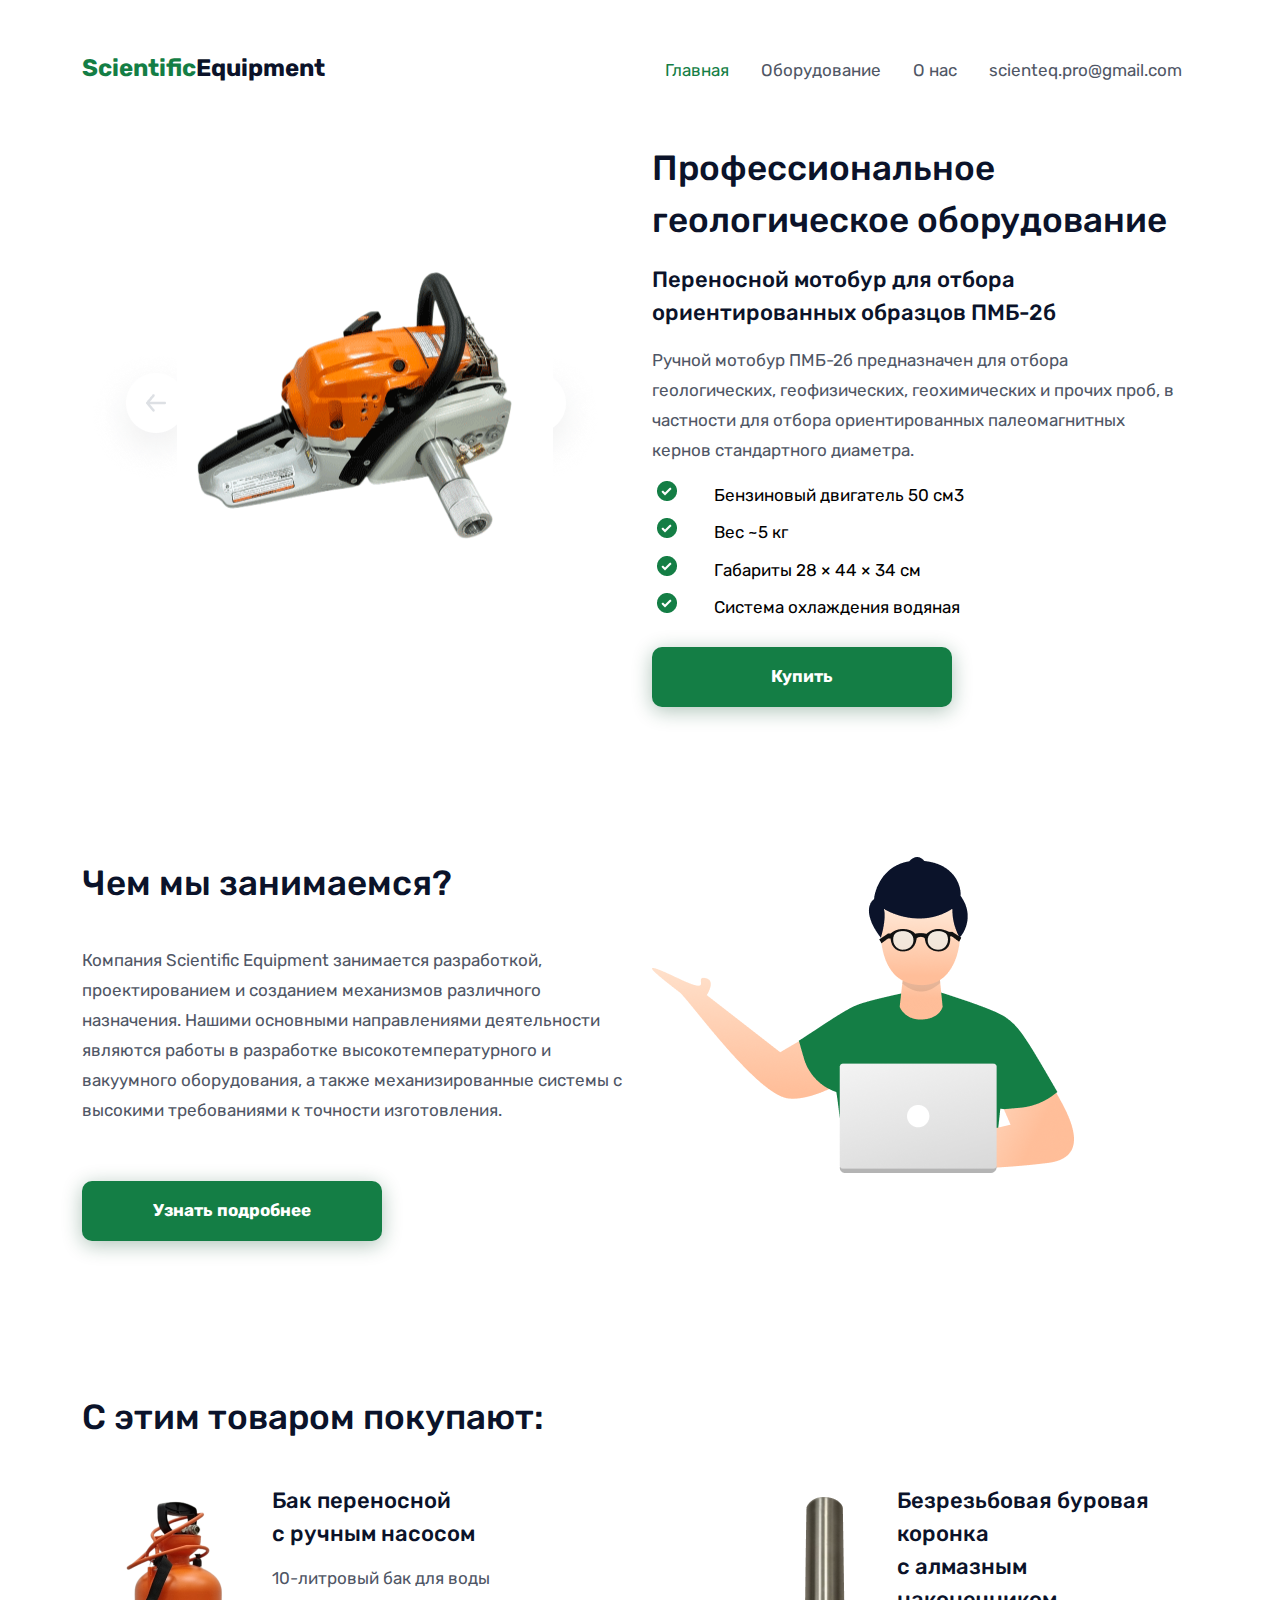
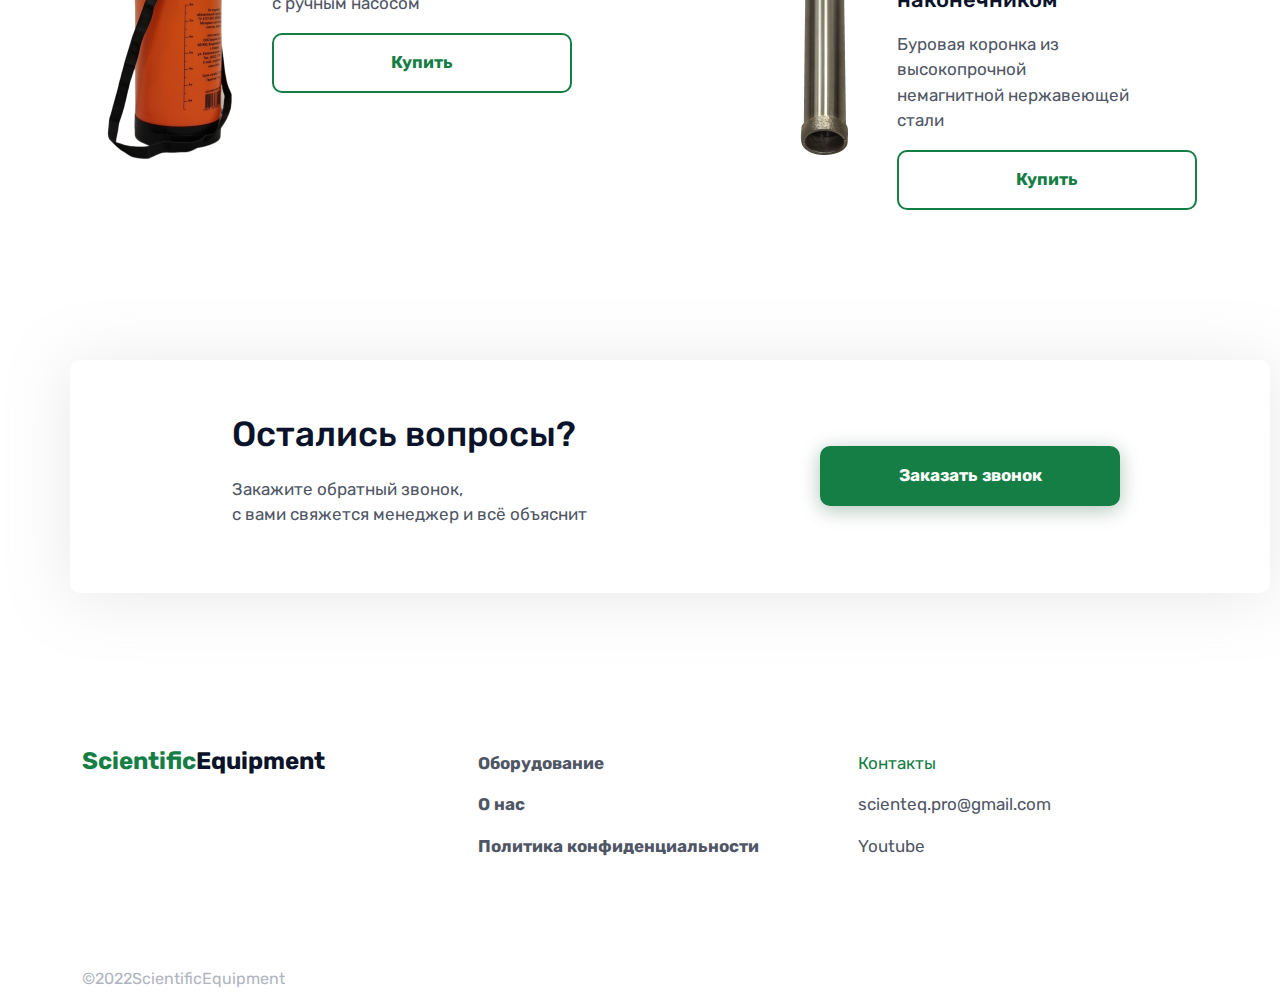
<file: index.html>
<!DOCTYPE html>
<html lang="en">
<head>
	<meta charset="UTF-8">
	<meta name="viewport" content="width=device-width, initial-scale=1.0">
	<link href="css/bootstrap.min.css" rel="stylesheet">
	<link href="css/style.css" rel="stylesheet">
	<link href="https://fonts.googleapis.com/css2?family=Rubik:wght@400;500;700&display=swap" rel="stylesheet">	
	<link rel="shortcut icon" href="img/logo.png" type="image/png">
	<title>Геологическое оборудование ScientificEquipment</title>
</head>
<body>
	<header>
		<div class="container">
			<div class="row">
				<div class="col-4 logo_cursor" onclick="window.location.href='index.html'">
					<b class="logo_green">Scientific</b><b class="logo">Equipment</b>
				</div>
				<div class="col-8 navs">
					<ul class="nav justify-content-end">
						<li class="nav-item">
						 	<a class="nav-link active" aria-current="page" href="#">Главная</a>
						</li>

						<li class="nav-item">
						    <a class="nav-link" href="equipment.html">Оборудование</a>
						</li>

						<li class="nav-item">
						    <a class="nav-link" href="company.html">О нас</a>
						</li>

						<li class="nav-item">
						    <a class="nav-link" href="#">scienteq.pro@gmail.com</a>
						</li>	
					</ul>
				</div>
			</div>			
		</div>
	</header>

	<section class="home">
		<div class="container">
			<div class="row">				
 				<div class="col-6">
            		<div class="row">
               			<div class="col-2">
                  			<div class="" id="slider_left"></div>
              			</div>
             			<div class="col-6">
             			    <div id="slider">
                     			<div id="polosa">
			                        <img src="img/motobur3.png" alt="" class="slide-single">
			                        <img src="img/motobur1.png" alt="" class="slide-single">
			                        <img src="img/motobur2.png" alt="" class="slide-single">
			                    </div>
			                </div>
			            </div>
			            <div class="col-2">
			                <div class="" id="slider_right"></div>
			            </div>
			        </div>
			    </div>

				<div class="col-5 home_text">
					<p class="text_big">Профессиональное геологическое оборудование</p>
					<p class="text_medium">Переносной мотобур для отбора ориентированных образцов ПМБ-2б</p>
					<p class="text_mini">Ручной мотобур ПМБ-2б предназначен для отбора геологических, геофизических, геохимических и прочих проб, в частности для отбора ориентированных палеомагнитных кернов стандартного диаметра.</p>
					<ul class="home_list">
						<li class="home_list_text">Бензиновый двигатель 50 см3</li>
						<li class="home_list_text">Вес ~5 кг</li>
						<li class="home_list_text">Габариты 28 × 44 × 34 см</li>
						<li class="home_list_text">Система охлаждения водяная</li>
					</ul>
					<button class="button_green" onclick="window.location.href='moto.html'">Купить</button>
					
				</div>
			</div>			
		</div>	
	</section>

	<section class="working">
		<div class="container">
			<div class="row">
				<div class="col-6">
					<p class="text_big">Чем мы занимаемся?</p>
					<p class="text_mini working_text">Компания Scientific Equipment занимается разработкой, проектированием и созданием механизмов различного назначения. Нашими основными направлениями деятельности являются работы в разработке высокотемпературного и вакуумного оборудования, а также механизированные системы с высокими требованиями к точности изготовления.</p>
					<button class="button_green">Узнать подробнее</button>
				</div>
				<div class="col-6 ">
					<img src="img/man.png" class="rounded float-right">
				</div>
			</div>			
		</div>		
	</section>

	<section class="products">
		<div class="container">
			<div class="row">
				<div class="col-12 mb-4">
					<p class="text_big">С этим товаром покупают:</p>
				</div>
			</div>	

			<div class="row">
				<div class="col-2">
					<img src="img/tank.png" class="">
				</div>
				<div class="col-3 tank_text">	
					<p class="text_medium">Бак переносной<br>с ручным насосом</p>
					<p>10-литровый бак для воды<br>с ручным насосом</p>
					<button class="button_white" onclick="window.location.href='tank.html'">Купить</button>
				</div>
			
				<div class="col-2">
					<img src="img/drill.png" class="">
				</div>
				<div class="col-3">	
					<p class="text_medium">Безрезьбовая буровая коронка<br>с алмазным наконечником</p>
					<p>Буровая коронка из высокопрочной<br>немагнитной нержавеющей стали</p>
					<button class="button_white" onclick="window.location.href='drill.html'">Купить</button>
				</div>
			</div>				
		</div>		
	</section>	

	<section class="question">
		<div class="container">
			<div class="row questions">				
					<div class="col-6 questions_text">
						<p class="text_big">Остались вопросы?</p>
						<p>Закажите обратный звонок,<br>с вами свяжется менеджер и всё объяснит</p>
					</div>
					<button class="col-6 button_green questions_button">Заказать звонок</button>
			</div>				
		</div>			
	</section>

	<footer>
		<div class="container">
			<div class="row">				
				<div class="col-4">
					<b class="logo_green">Scientific</b><b class="logo">Equipment</b>
				</div>

				<div class="col-4">
					<nav class="nav flex-column">
						<a class="nav-link" href="equipment.html"><b>Оборудование</b></a>
						<a class="nav-link" href="company.html"><b>О нас</b></a>
						<a class="nav-link" href=""><b>Политика конфиденциальности</b></a>
					</nav>
				</div>

				<div class="col-4 ">
					<nav class="nav flex-column">
						<a class="nav-link active">Контакты</a>
						<a class="nav-link" href="#">scienteq.pro@gmail.com</a>
						<a class="nav-link" href="#">Youtube</a>			
					</nav>
				</div>	
			</div>
			<p class="footer_text">©2022ScientificEquipment</p>				
		</div>		
	</footer>
<script src="js/slider.js"></script>
<script src="js/bootstrap.bundle.min.js"></script>
</body>
</html>
</file>
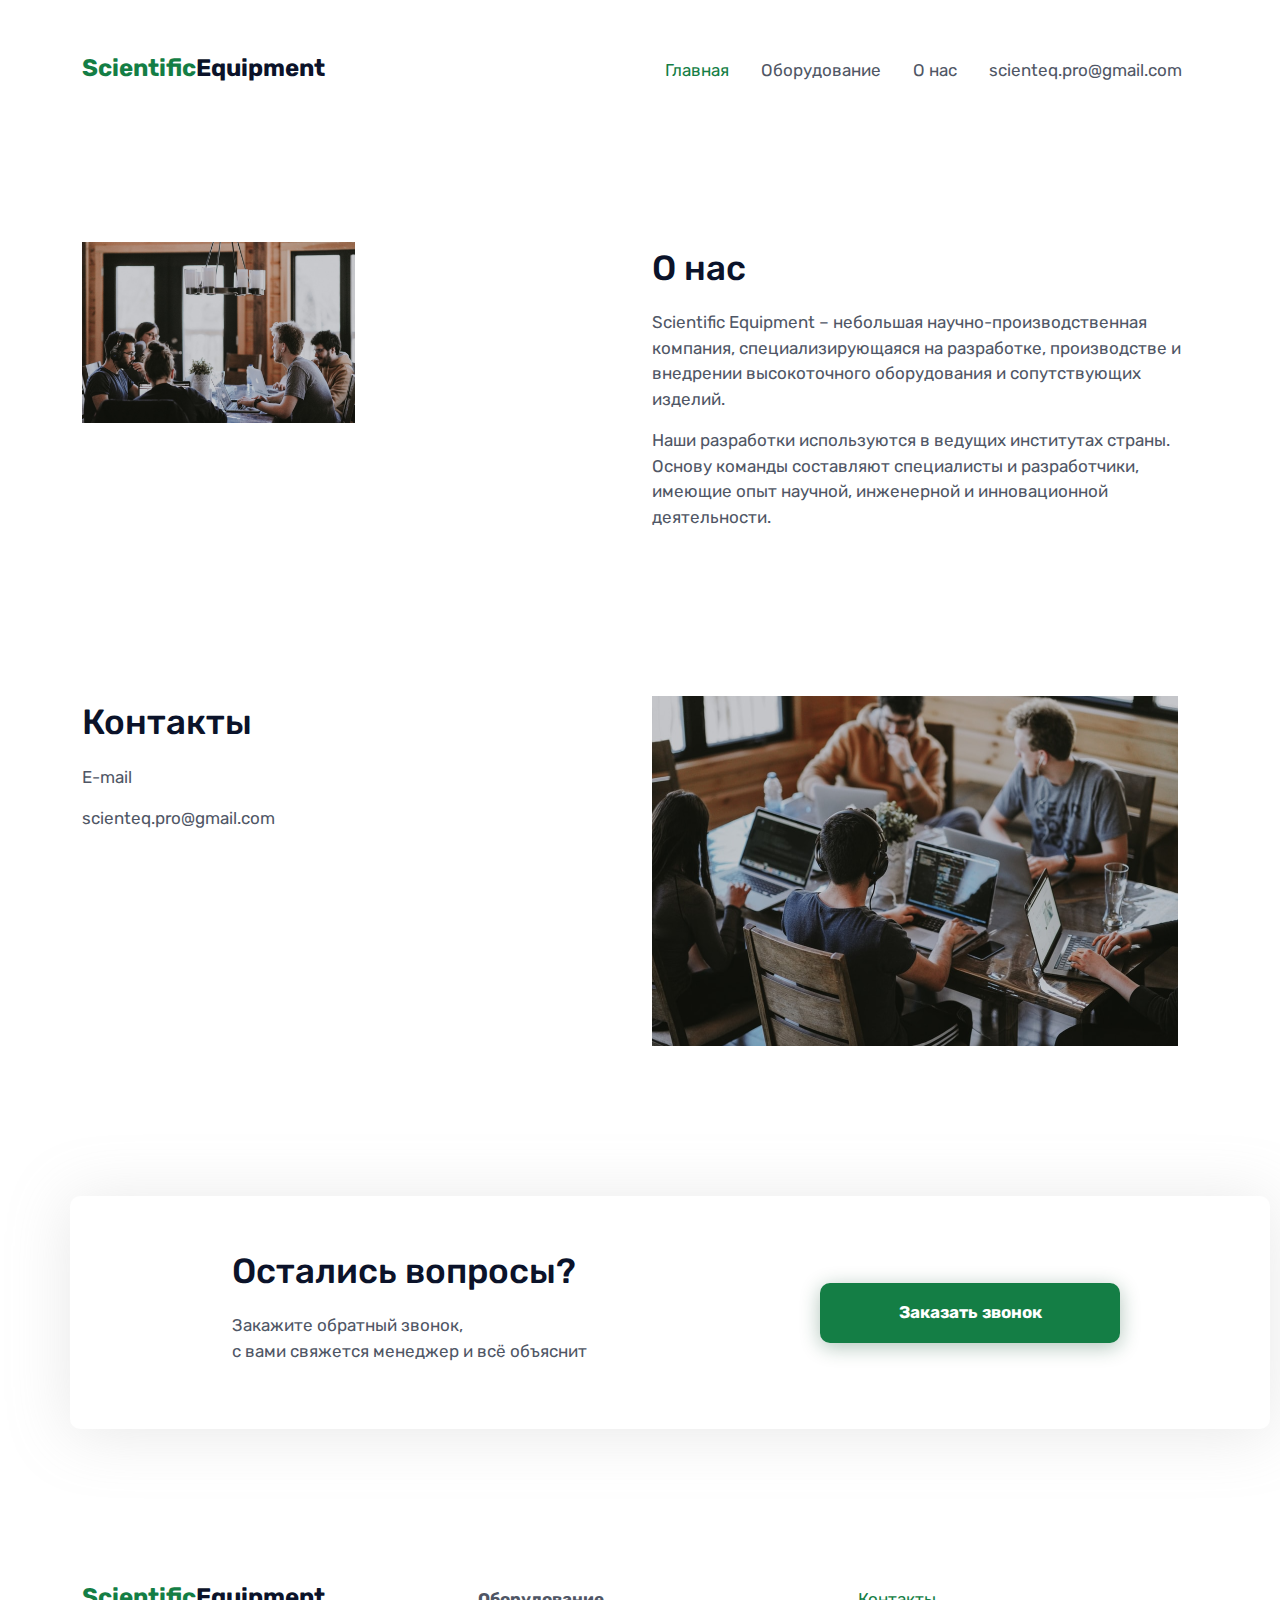
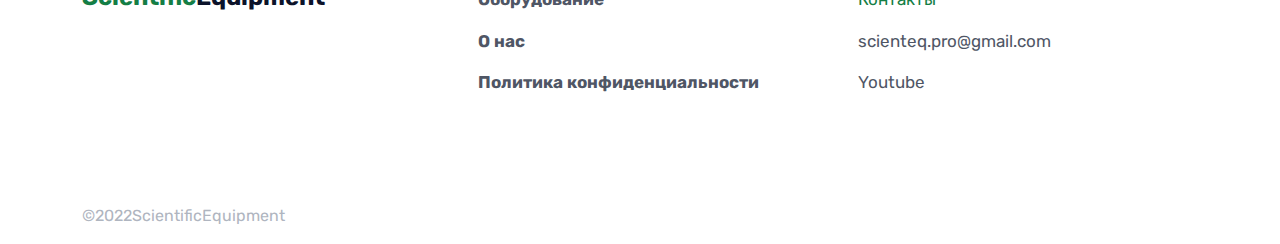
<file: company.html>
<!DOCTYPE html>
<html lang="en">
<head>
	<meta charset="UTF-8">
	<meta name="viewport" content="width=device-width, initial-scale=1.0">
	<link href="css/bootstrap.min.css" rel="stylesheet">
	<link href="css/style.css" rel="stylesheet">
	<link href="https://fonts.googleapis.com/css2?family=Rubik:wght@400;500;700&display=swap" rel="stylesheet">	
	<link rel="shortcut icon" href="img/logo.png" type="image/png">
	<link rel="stylesheet" href="css/response.css">
	<title>Геологическое оборудование ScientificEquipment</title>
</head>
<body>
	<header>
		<div class="container">
			<div class="row">
				<div class="col-4 logo_cursor" onclick="window.location.href='index.html'">
					<b class="logo_green">Scientific</b><b class="logo">Equipment</b>
				</div>
				<div class="col-8 navs">
					<ul class="nav justify-content-end">
						<li class="nav-item">
						 	<a class="nav-link active" aria-current="page" href="index.html">Главная</a>
						</li>

						<li class="nav-item">
						    <a class="nav-link" href="equipment.html">Оборудование</a>
						</li>

						<li class="nav-item">
						    <a class="nav-link" href="company.html">О нас</a>
						</li>

						<li class="nav-item">
						    <a class="nav-link" href="#">scienteq.pro@gmail.com</a>
						</li>	
					</ul>
				</div>
			</div>			
		</div>
	</header>

	<section>
		<div class="container">
			<div class="row">
				<div class="col-6">
					<img src="img/company.png" class="company_img">
				</div>
				<div class="col-6">
					<p class="text_big">О нас</p>
					<p>Scientific Equipment – небольшая научно-производственная компания, специализирующаяся на разработке, производстве и внедрении высокоточного оборудования и сопутствующих изделий.</p>
					<p>Наши разработки используются в ведущих институтах страны. Основу команды составляют специалисты и разработчики, имеющие опыт научной, инженерной и инновационной деятельности.</p>
				</div>
			</div>			
		</div>	
	</section>

	<section>
		<div class="container">
			<div class="row">
				<div class="col-6">
					<p class="text_big">Контакты</p>
					<p>E-mail</p>
					<p>scienteq.pro@gmail.com</p>
				</div>
				<div class="col-6">
					<img src="img/company2.png">
				</div>
			</div>			
		</div>		
	</section>
	<section class="question">
		<div class="container">
			<div class="row questions">				
					<div class="col-6 questions_text">
						<p class="text_big">Остались вопросы?</p>
						<p>Закажите обратный звонок,<br>с вами свяжется менеджер и всё объяснит</p>
					</div>
					<button class="col-6 button_green questions_button">Заказать звонок</button>
			</div>				
		</div>			
	</section>

	<footer>
		<div class="container">
			<div class="row">				
				<div class="col-4">
					<b class="logo_green">Scientific</b><b class="logo">Equipment</b>
				</div>

				<div class="col-4">
					<nav class="nav flex-column">
						<a class="nav-link" href="equipment.html"><b>Оборудование</b></a>
						<a class="nav-link" href="#"><b>О нас</b></a>
						<a class="nav-link" href="#"><b>Политика конфиденциальности</b></a>			
					</nav>
				</div>

				<div class="col-4">
					<nav class="nav flex-column">
						<a class="nav-link active">Контакты</a>
						<a class="nav-link" href="#">scienteq.pro@gmail.com</a>
						<a class="nav-link" href="#">Youtube</a>			
					</nav>
				</div>	
			</div>
			<p class="footer_text">©2022ScientificEquipment</p>				
		</div>		
	</footer>




</body>
</html>
</file>
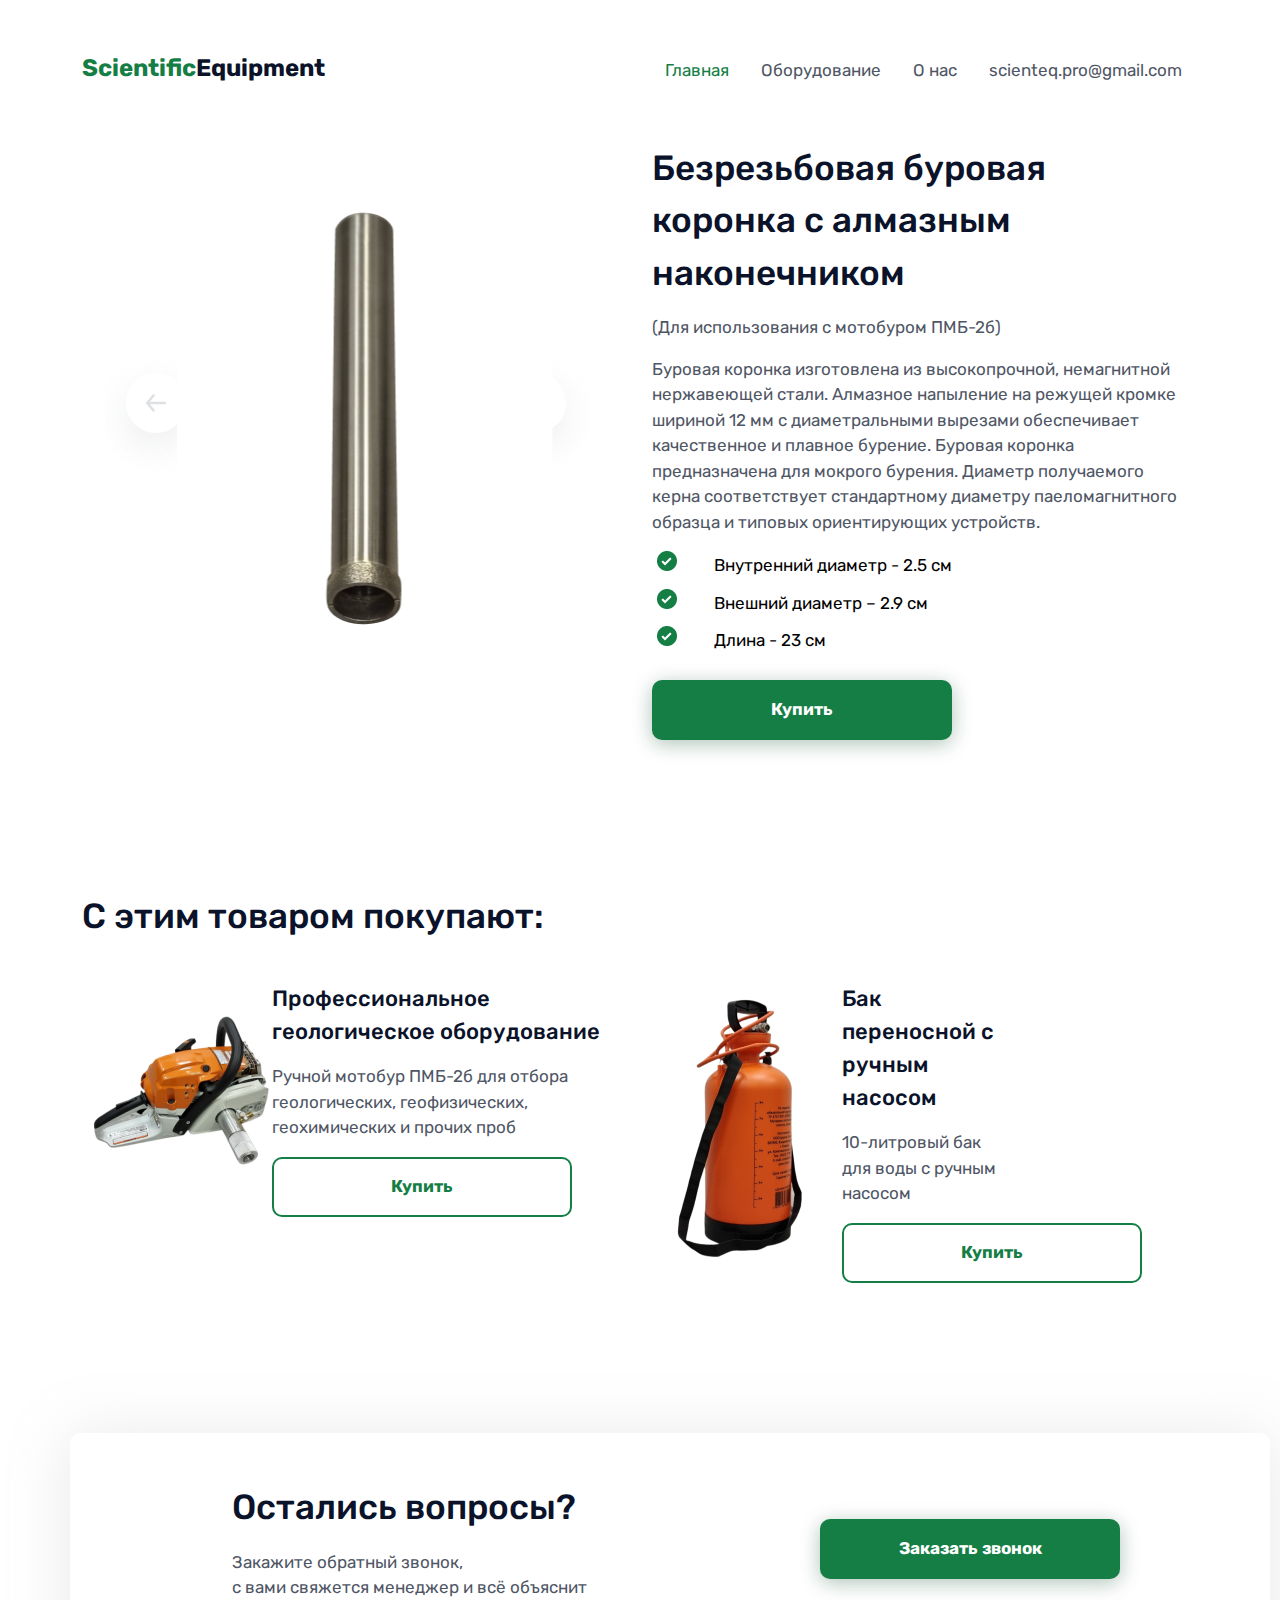
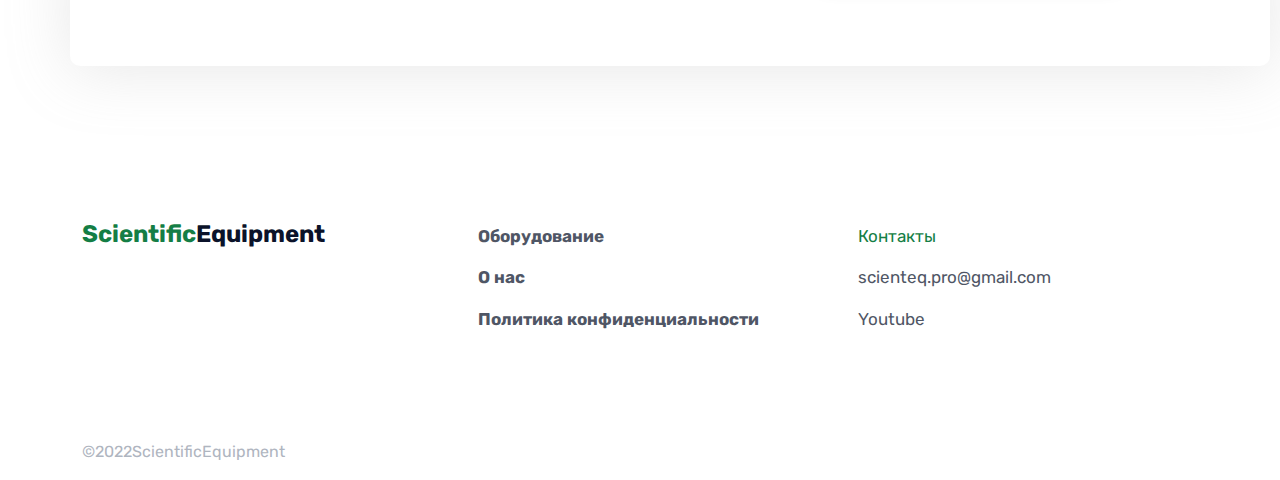
<file: drill.html>
<!DOCTYPE html>
<html lang="en">
<head>
	<meta charset="UTF-8">
	<meta name="viewport" content="width=device-width, initial-scale=1.0">
	<link href="css/bootstrap.min.css" rel="stylesheet">
	<link href="css/style.css" rel="stylesheet">
	<link href="https://fonts.googleapis.com/css2?family=Rubik:wght@400;500;700&display=swap" rel="stylesheet">	
	<link rel="shortcut icon" href="img/logo.png" type="image/png">
	<title>Геологическое оборудование ScientificEquipment</title>
</head>
<body>
	<header>
		<div class="container">
			<div class="row">
				<div class="col-4 logo_cursor" onclick="window.location.href='index.html'">
					<b class="logo_green">Scientific</b><b class="logo">Equipment</b>
				</div>
				<div class="col-8 navs">
					<ul class="nav justify-content-end">
						<li class="nav-item">
						 	<a class="nav-link active" aria-current="page" href="index.html">Главная</a>
						</li>

						<li class="nav-item">
						    <a class="nav-link" href="equipment.html">Оборудование</a>
						</li>

						<li class="nav-item">
						    <a class="nav-link" href="#">О нас</a>
						</li>

						<li class="nav-item">
						    <a class="nav-link" href="#">scienteq.pro@gmail.com</a>
						</li>	
					</ul>
				</div>
			</div>			
		</div>
	</header>

	<section class="home">
		<div class="container">
			<div class="row">
				<div class="col-6">
            		<div class="row">
               			<div class="col-2">
                  			<div class="" id="slider_left"></div>
              			</div>
             			<div class="col-6">
             			    <div id="slider">
                     			<div id="polosa">
			                        <img src="img/drillbig.png" alt="" class="slide-single">
			                        <img src="img/drill2.png" alt="" class="slide-single">
			                        <img src="img/drill3.png" alt="" class="slide-single">
			                    </div>
			                </div>
			            </div>
			            <div class="col-2">
			                <div class="" id="slider_right"></div>
			            </div>
			        </div>
			    </div>
				<div class="col-5 home_text">
					<p class="text_big">Безрезьбовая буровая коронка с алмазным наконечником</p>
					<p>(Для использования с мотобуром ПМБ-2б)</p>
					<p>Буровая коронка изготовлена из высокопрочной, немагнитной нержавеющей стали. Алмазное напыление на режущей кромке шириной 12 мм с диаметральными вырезами обеспечивает качественное и плавное бурение. Буровая коронка предназначена для мокрого бурения. Диаметр получаемого керна соответствует стандартному диаметру паеломагнитного образца и типовых ориентирующих устройств.</p>

					<ul class="home_list">
						<li class="home_list_text">Внутренний диаметр - 2.5 см</li>
						<li class="home_list_text">Внешний диаметр – 2.9 см</li>
						<li class="home_list_text">Длина - 23 см</li>
					</ul>
					<button class="button_green">Купить</button>
					
				</div>
			</div>			
		</div>	
	</section>

	<section class="products">
		<div class="container">
			<div class="row">
				<div class="col-12 mb-4">
					<p class="text_big">С этим товаром покупают:</p>
				</div>
			</div>	

			<div class="row">
				<div class="col-2">
					<img src="img/motomini.png" class="motomini_img">
				</div>
				<div class="col-4">	
					<p class="text_medium">Профессиональное<br>геологическое оборудование</p>
					<p>Ручной мотобур ПМБ-2б для отбора<br>геологических, геофизических,<br>геохимических и прочих проб</p>
					<button class="button_white" onclick="window.location.href='moto.html'">Купить</button>
				</div>
			
				<div class="col-2">
					<img src="img/tank.png" class="">
				</div>
				<div class="col-2 tank_text">	
					<p class="text_medium">Бак переносной с ручным насосом</p>
					<p>10-литровый бак для воды с ручным насосом</p>
					<button class="button_white" onclick="window.location.href='tank.html'">Купить</button>
				</div>

			</div>				
		</div>		
	</section>	

	<section class="question">
		<div class="container">
			<div class="row questions">				
					<div class="col-6 questions_text">
						<p class="text_big">Остались вопросы?</p>
						<p>Закажите обратный звонок,<br>с вами свяжется менеджер и всё объяснит</p>
					</div>
					<button class="col-6 button_green questions_button">Заказать звонок</button>
			</div>				
		</div>			
	</section>

	<footer>
		<div class="container">
			<div class="row">				
				<div class="col-4">
					<b class="logo_green">Scientific</b><b class="logo">Equipment</b>
				</div>

				<div class="col-4">
					<nav class="nav flex-column">
						<a class="nav-link" href="equipment.html"><b>Оборудование</b></a>
						<a class="nav-link" href="#"><b>О нас</b></a>
						<a class="nav-link" href="#"><b>Политика конфиденциальности</b></a>			
					</nav>
				</div>

				<div class="col-4">
					<nav class="nav flex-column">
						<a class="nav-link active">Контакты</a>
						<a class="nav-link" href="#">scienteq.pro@gmail.com</a>
						<a class="nav-link" href="#">Youtube</a>			
					</nav>
				</div>	
			</div>
			<p class="footer_text">©2022ScientificEquipment</p>				
		</div>		
	</footer>
<script src="js/slider.js"></script>
<script src="js/bootstrap.bundle.min.js"></script>	
</body>
</html>
</file>
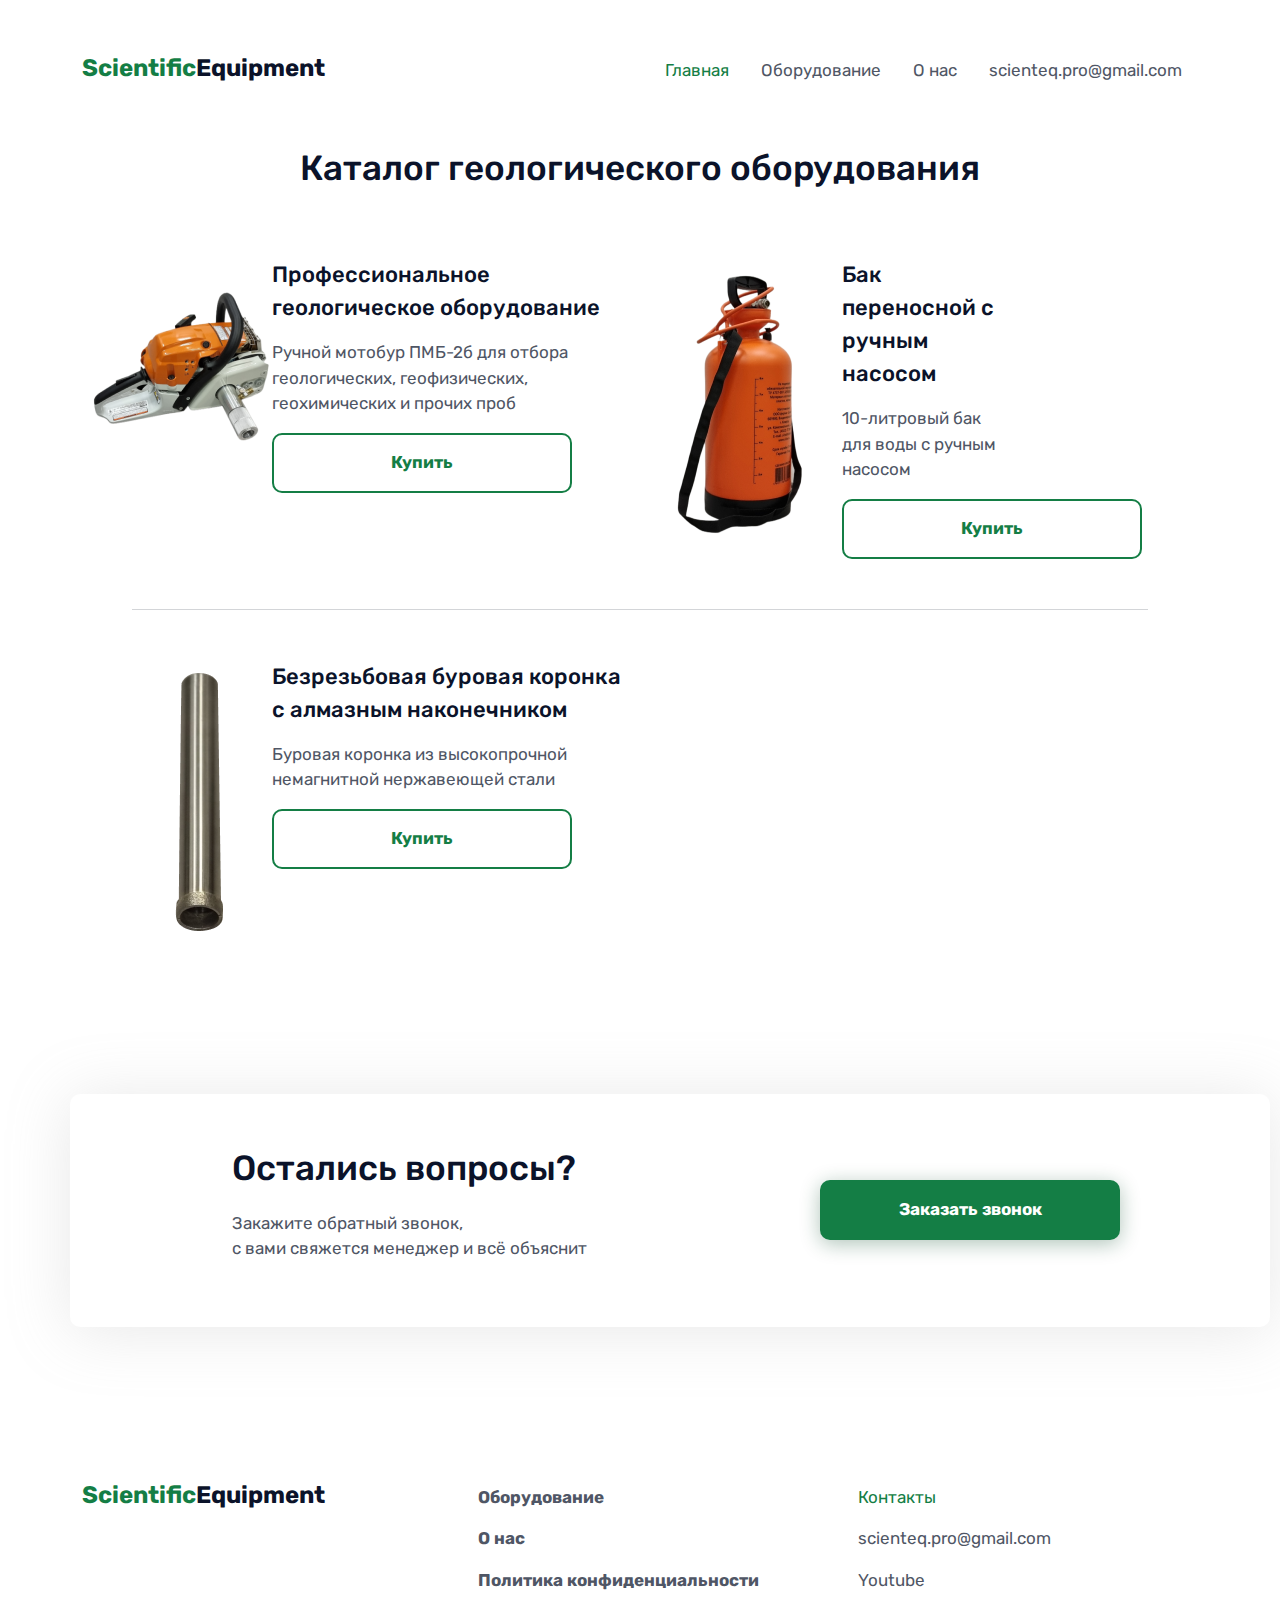
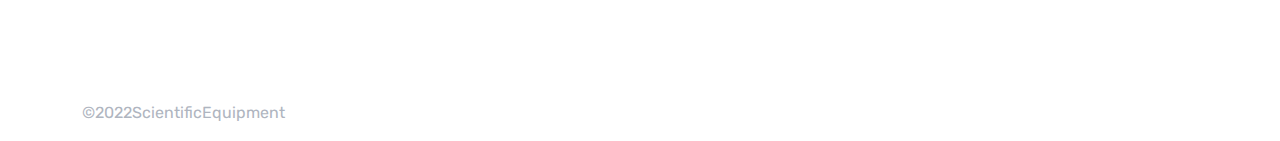
<file: equipment.html>
<!DOCTYPE html>
<html lang="en">
<head>
	<meta charset="UTF-8">
	<meta name="viewport" content="width=device-width, initial-scale=1.0">
	<link href="css/bootstrap.min.css" rel="stylesheet">
	<link href="css/style.css" rel="stylesheet">
	<link href="https://fonts.googleapis.com/css2?family=Rubik:wght@400;500;700&display=swap" rel="stylesheet">	
	<link rel="shortcut icon" href="img/logo.png" type="image/png">
	<title>Геологическое оборудование</title>
</head>
<body>
	<header>
		<div class="container">
			<div class="row">
				<div class="col-4 logo_cursor" onclick="window.location.href='index.html'">
					<b class="logo_green">Scientific</b><b class="logo">Equipment</b>
				</div>
				<div class="col-8 navs">
					<ul class="nav justify-content-end">
						<li class="nav-item">
						 	<a class="nav-link active" aria-current="page" href="index.html">Главная</a>
						</li>

						<li class="nav-item">
						    <a class="nav-link" href="equipment.html">Оборудование</a>
						</li>

						<li class="nav-item">
						    <a class="nav-link" href="company.html">О нас</a>
						</li>

						<li class="nav-item">
						    <a class="nav-link" href="#">scienteq.pro@gmail.com</a>
						</li>	
					</ul>
				</div>
			</div>			
		</div>
	</header>

	<section class="catalog">
		<div class="container">
			<div class="row">
				<div class="col-12 mb-5">
					<p class="text_big text-center">Каталог геологического оборудования</p>
				</div>
			</div>
					
			<div class="row">
				<div class="col-2">
					<img src="img/motomini.png" class="motomini_img">
				</div>
				<div class="col-4">	
					<p class="text_medium">Профессиональное<br>геологическое оборудование</p>
					<p>Ручной мотобур ПМБ-2б для отбора<br>геологических, геофизических,<br>геохимических и прочих проб</p>
					<button class="button_white" onclick="window.location.href='moto.html'">Купить</button>
				</div>
			
				<div class="col-2">
					<img src="img/tank.png" class="">
				</div>
				<div class="col-2 tank_text">	
					<p class="text_medium">Бак переносной с ручным насосом</p>
					<p>10-литровый бак для воды с ручным насосом</p>
					<button class="button_white" onclick="window.location.href='tank.html'">Купить</button>
				</div>
			</div>			
			<hr class="line_equipment">
			<div class="row mt-5">
				<div class="col-2">
					<img src="img/drill.png" class="">
				</div>
				<div class="col-4">	
					<p class="text_medium">Безрезьбовая буровая коронка<br>с алмазным наконечником</p>
					<p>Буровая коронка из высокопрочной<br>немагнитной нержавеющей стали</p>
					<button class="button_white" onclick="window.location.href='drill.html'">Купить</button>
				</div>
			</div>			
		</div>	
	</section>

	<section class="question">
		<div class="container">
			<div class="row questions">				
					<div class="col-6 questions_text">
						<p class="text_big">Остались вопросы?</p>
						<p>Закажите обратный звонок,<br>с вами свяжется менеджер и всё объяснит</p>
					</div>
					<button class="col-6 button_green questions_button">Заказать звонок</button>
			</div>				
		</div>			
	</section>

	<footer>
		<div class="container">
			<div class="row">				
				<div class="col-4">
					<b class="logo_green">Scientific</b><b class="logo">Equipment</b>
				</div>

				<div class="col-4">
					<nav class="nav flex-column">
						<a class="nav-link" href="#"><b>Оборудование</b></a>
						<a class="nav-link" href="#"><b>О нас</b></a>
						<a class="nav-link" href="#"><b>Политика конфиденциальности</b></a>			
					</nav>
				</div>

				<div class="col-4">
					<nav class="nav flex-column">
						<a class="nav-link active">Контакты</a>
						<a class="nav-link" href="#">scienteq.pro@gmail.com</a>
						<a class="nav-link" href="#">Youtube</a>			
					</nav>
				</div>	
			</div>
			<p class="footer_text">©2022ScientificEquipment</p>				
		</div>		
	</footer>


</body>
</html>
</file>
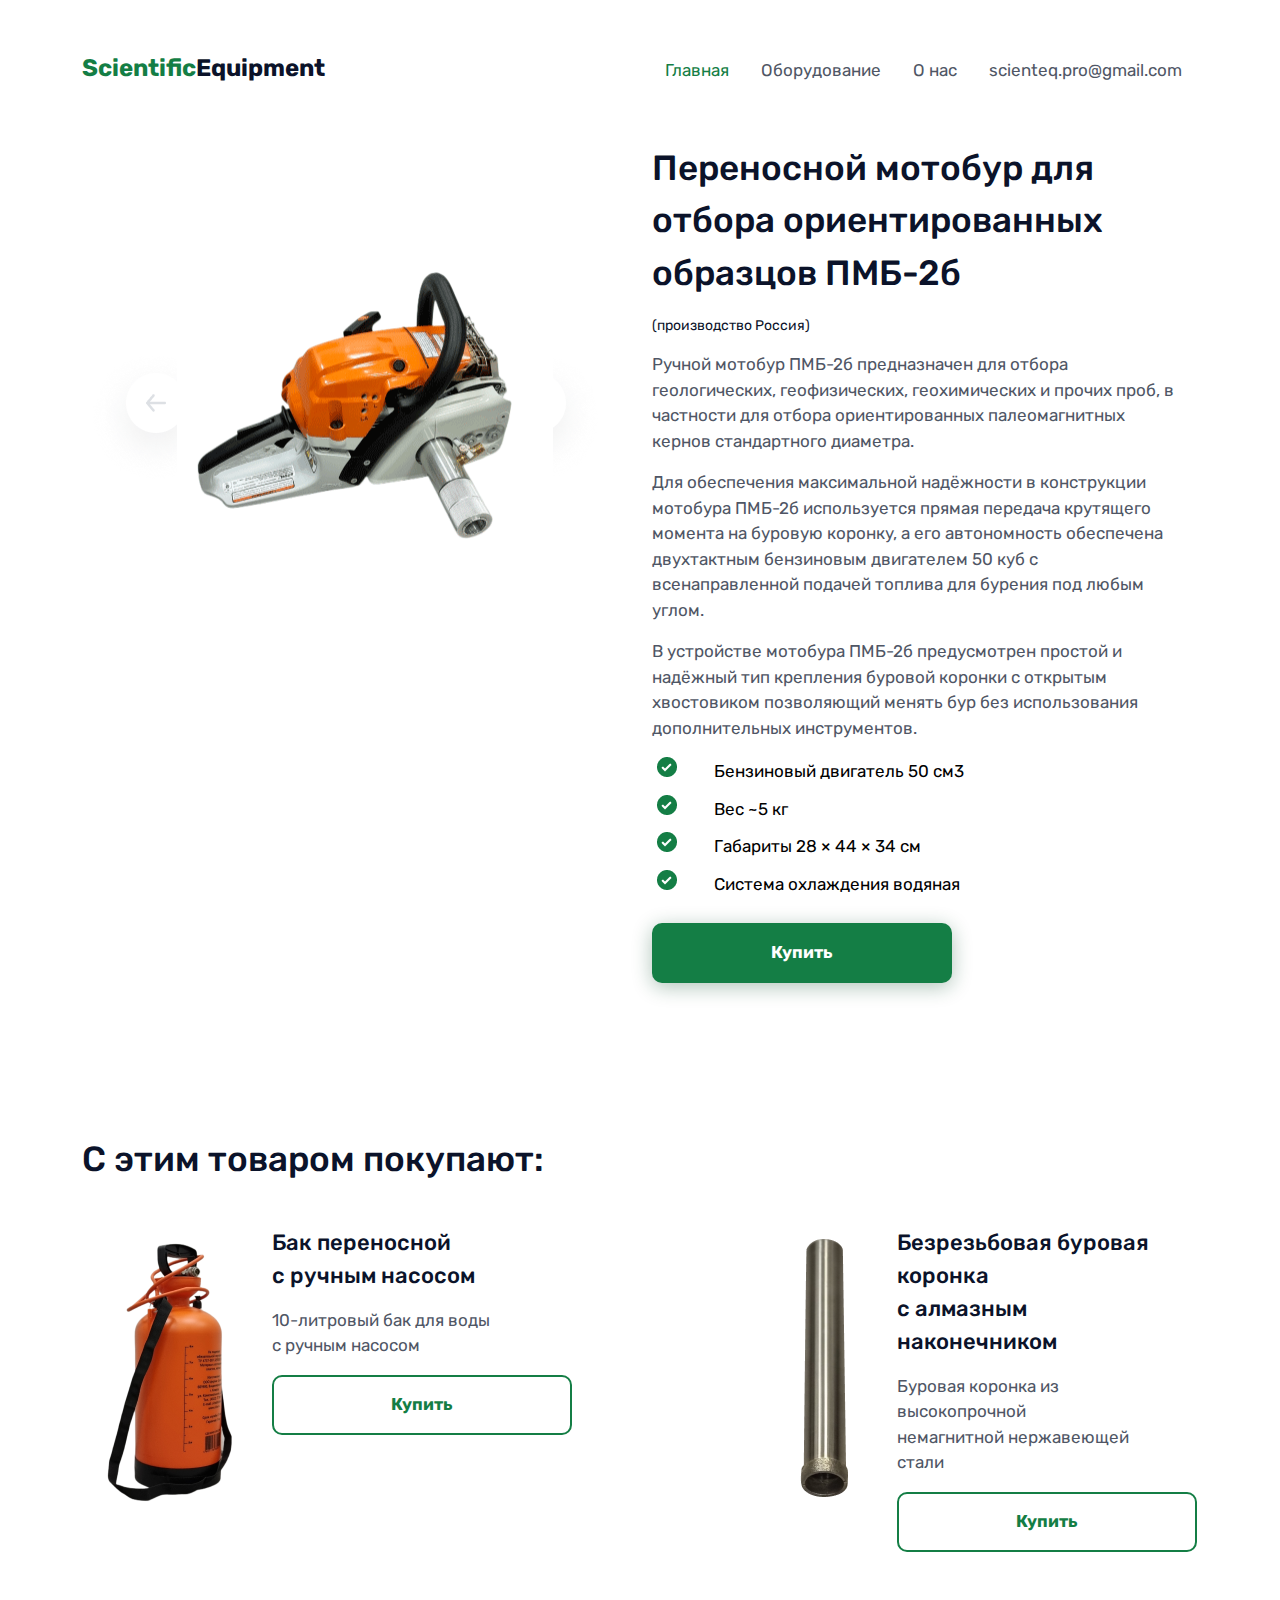
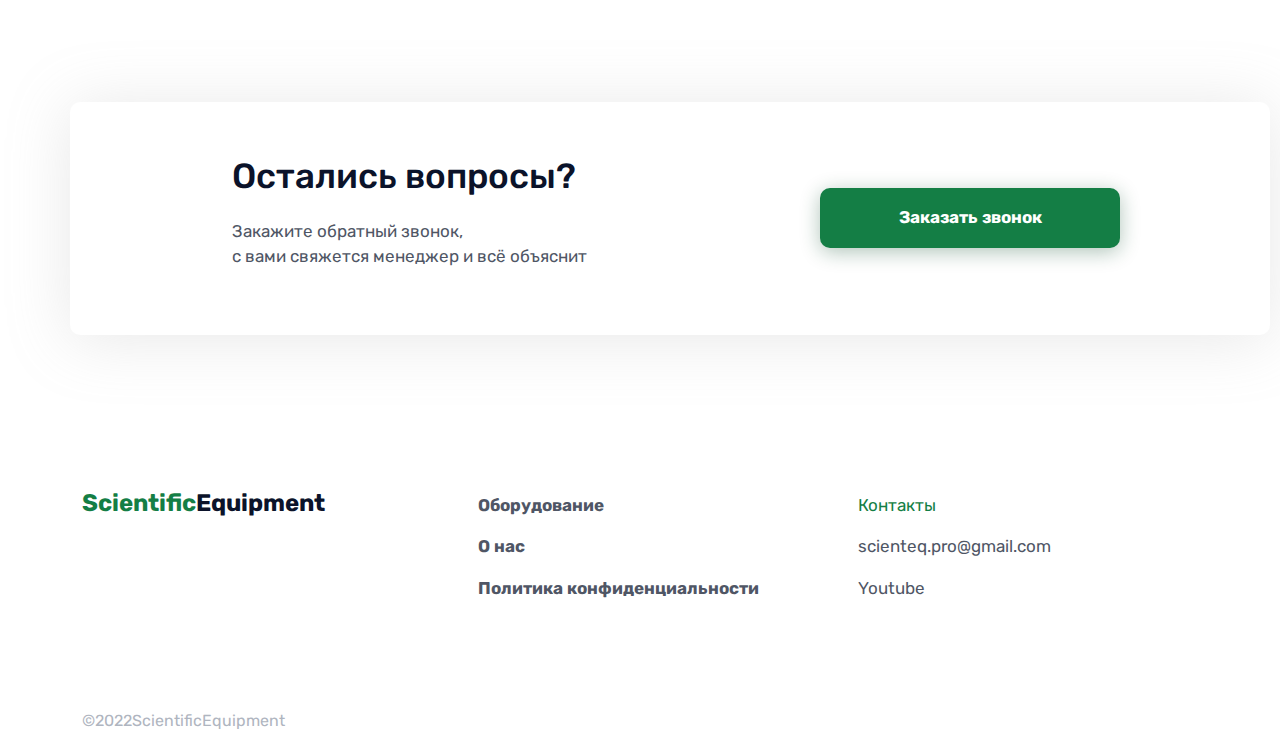
<file: moto.html>
<!DOCTYPE html>
<html lang="en">
<head>
	<meta charset="UTF-8">
	<meta name="viewport" content="width=device-width, initial-scale=1.0">
	<link href="css/bootstrap.min.css" rel="stylesheet">
	<link href="css/style.css" rel="stylesheet">
	<link href="https://fonts.googleapis.com/css2?family=Rubik:wght@400;500;700&display=swap" rel="stylesheet">	
	<link rel="shortcut icon" href="img/logo.png" type="image/png">
	<title>Геологическое оборудование ScientificEquipment</title>
</head>
<body>
	<header>
		<div class="container">
			<div class="row">
				<div class="col-4 logo_cursor" onclick="window.location.href='index.html'">
					<b class="logo_green">Scientific</b><b class="logo">Equipment</b>
				</div>
				<div class="col-8 navs">
					<ul class="nav justify-content-end">
						<li class="nav-item">
						 	<a class="nav-link active" aria-current="page" href="index.html">Главная</a>
						</li>

						<li class="nav-item">
						    <a class="nav-link" href="equipment.html">Оборудование</a>
						</li>

						<li class="nav-item">
						    <a class="nav-link" href="#">О нас</a>
						</li>

						<li class="nav-item">
						    <a class="nav-link" href="#">scienteq.pro@gmail.com</a>
						</li>	
					</ul>
				</div>
			</div>			
		</div>
	</header>

	<section class="home">
		<div class="container">
			<div class="row">
				<div class="col-6">
            		<div class="row">
               			<div class="col-2">
                  			<div class="" id="slider_left"></div>
              			</div>
             			<div class="col-6">
             			    <div id="slider">
                     			<div id="polosa">
			                        <img src="img/motobur3.png" alt="" class="slide-single">
			                        <img src="img/motobur1.png" alt="" class="slide-single">
			                        <img src="img/motobur2.png" alt="" class="slide-single">
			                    </div>
			                </div>
			            </div>
			            <div class="col-2">
			                <div class="" id="slider_right"></div>
			            </div>
			        </div>
			    </div>
				<div class="col-5 home_text">
					<p class="text_big">Переносной мотобур для отбора ориентированных образцов ПМБ-2б</p>
					<p class="text_small">(производство Россия)</p>
					<p>Ручной мотобур ПМБ-2б предназначен для отбора геологических, геофизических, геохимических и прочих проб, в частности для отбора ориентированных палеомагнитных кернов стандартного диаметра.</p>
					<p>Для обеспечения максимальной надёжности в конструкции мотобура ПМБ-2б используется прямая передача крутящего момента на буровую коронку, а его автономность обеспечена двухтактным бензиновым двигателем 50 куб с всенаправленной подачей топлива для бурения под любым углом.</p>
					<p>В устройстве мотобура ПМБ-2б предусмотрен простой и надёжный тип крепления буровой коронки с открытым хвостовиком позволяющий менять бур без использования дополнительных инструментов.</p>

					<ul class="home_list">
						<li class="home_list_text">Бензиновый двигатель 50 см3</li>
						<li class="home_list_text">Вес ~5 кг</li>
						<li class="home_list_text">Габариты 28 × 44 × 34 см</li>
						<li class="home_list_text">Система охлаждения водяная</li>
					</ul>
					<button class="button_green">Купить</button>
					
				</div>
			</div>			
		</div>	
	</section>

	<section class="products">
		<div class="container">
			<div class="row">
				<div class="col-12 mb-4">
					<p class="text_big">С этим товаром покупают:</p>
				</div>
			</div>	

			<div class="row">
				<div class="col-2">
					<img src="img/tank.png" class="">
				</div>
				<div class="col-3 tank_text">	
					<p class="text_medium">Бак переносной<br>с ручным насосом</p>
					<p>10-литровый бак для воды<br>с ручным насосом</p>
					<button class="button_white" onclick="window.location.href='tank.html'">Купить</button>
				</div>
			
				<div class="col-2">
					<img src="img/drill.png" class="">
				</div>
				<div class="col-3">	
					<p class="text_medium">Безрезьбовая буровая коронка<br>с алмазным наконечником</p>
					<p>Буровая коронка из высокопрочной<br>немагнитной нержавеющей стали</p>
					<button class="button_white" onclick="window.location.href='drill.html'">Купить</button>
				</div>
			</div>				
		</div>		
	</section>	

	<section class="question">
		<div class="container">
			<div class="row questions">				
					<div class="col-6 questions_text">
						<p class="text_big">Остались вопросы?</p>
						<p>Закажите обратный звонок,<br>с вами свяжется менеджер и всё объяснит</p>
					</div>
					<button class="col-6 button_green questions_button">Заказать звонок</button>
			</div>				
		</div>			
	</section>

	<footer>
		<div class="container">
			<div class="row">				
				<div class="col-4">
					<b class="logo_green">Scientific</b><b class="logo">Equipment</b>
				</div>

				<div class="col-4">
					<nav class="nav flex-column">
						<a class="nav-link" href="equipment.html"><b>Оборудование</b></a>
						<a class="nav-link" href="#"><b>О нас</b></a>
						<a class="nav-link" href="#"><b>Политика конфиденциальности</b></a>			
					</nav>
				</div>

				<div class="col-4">
					<nav class="nav flex-column">
						<a class="nav-link active">Контакты</a>
						<a class="nav-link" href="#">scienteq.pro@gmail.com</a>
						<a class="nav-link" href="#">Youtube</a>			
					</nav>
				</div>	
			</div>
			<p class="footer_text">©2022ScientificEquipment</p>				
		</div>		
	</footer>
<script src="js/slider.js"></script>
<script src="js/bootstrap.bundle.min.js"></script>	
</body>
</html>
</file>
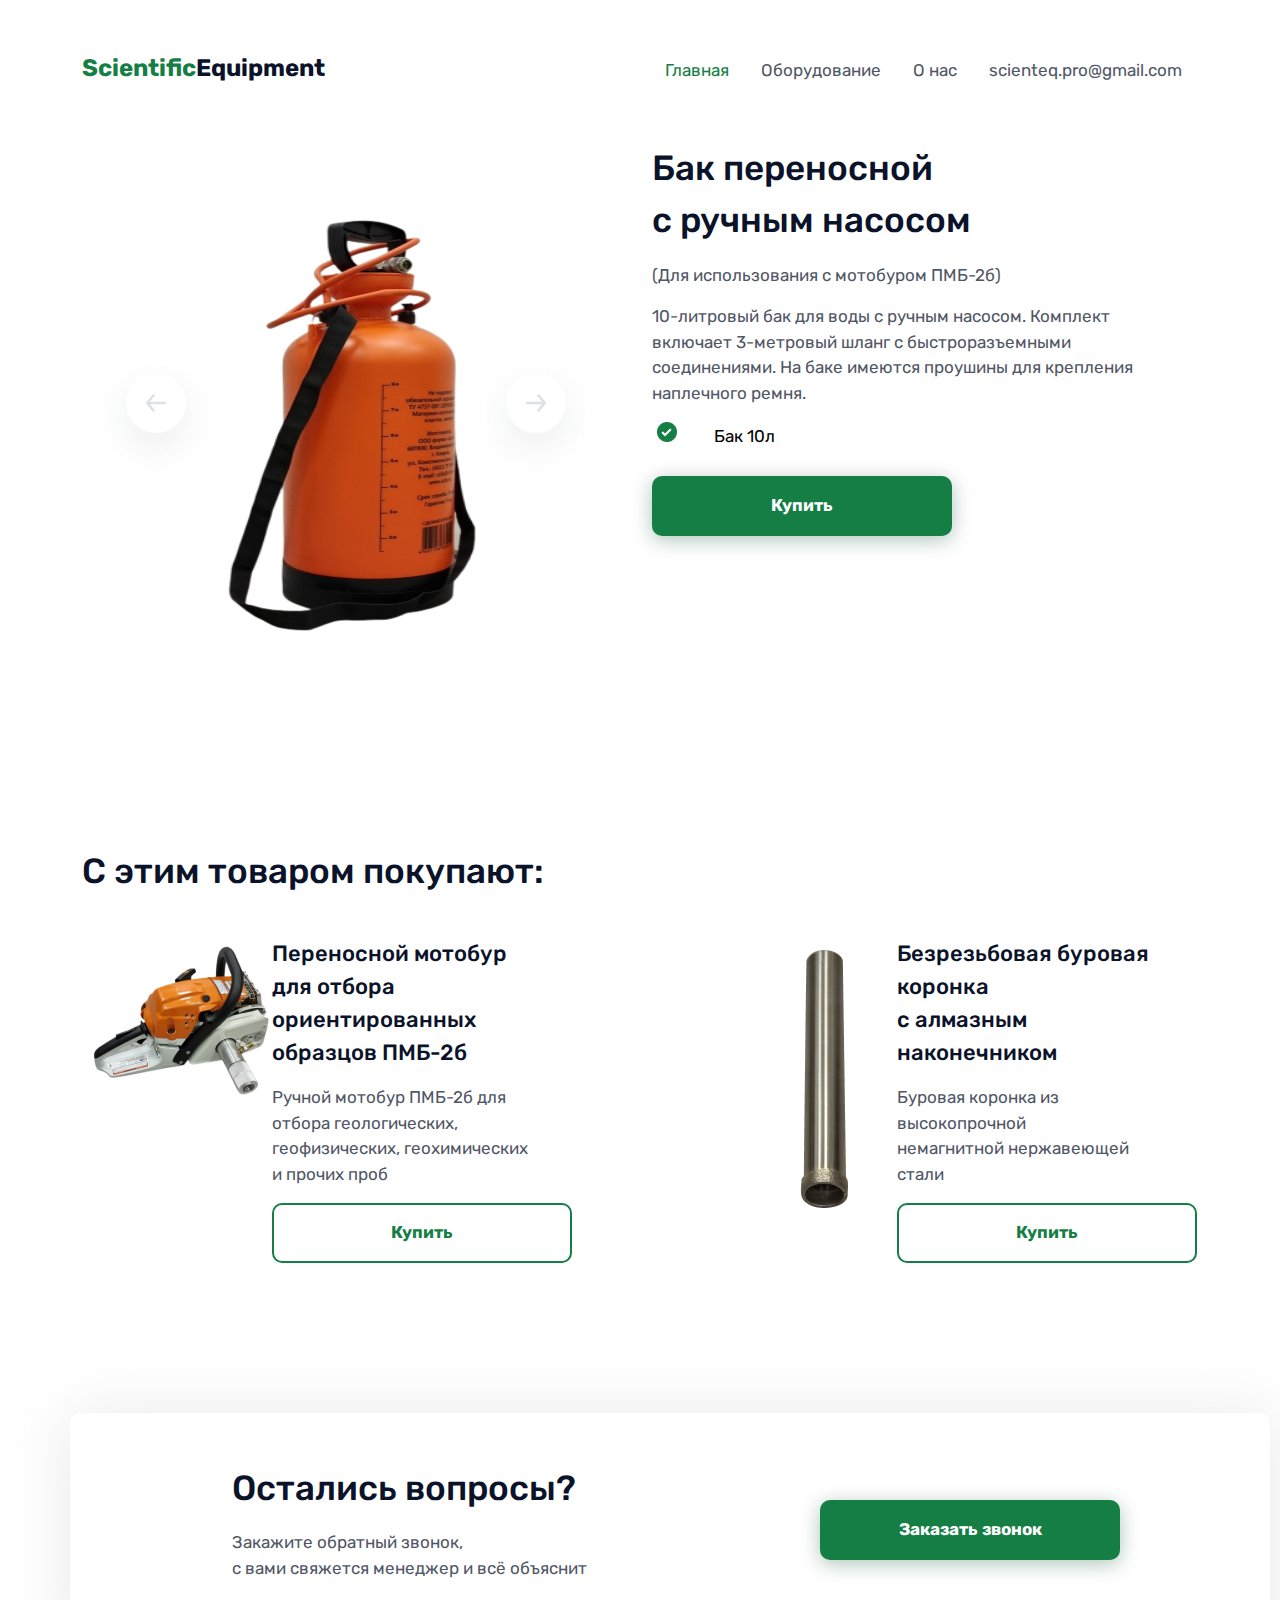
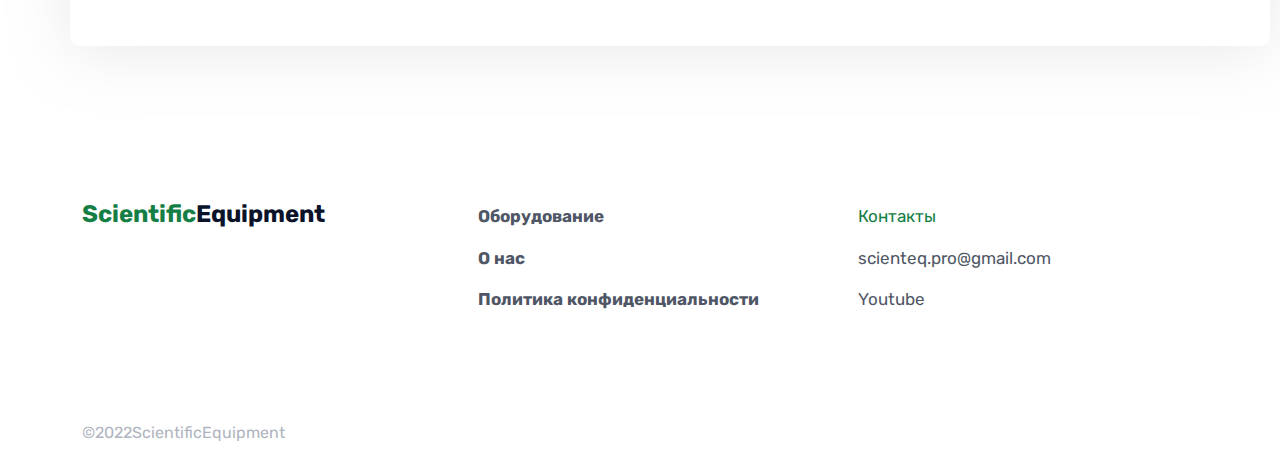
<file: tank.html>
<!DOCTYPE html>
<html lang="en">
<head>
	<meta charset="UTF-8">
	<meta name="viewport" content="width=device-width, initial-scale=1.0">
	<link href="css/bootstrap.min.css" rel="stylesheet">
	<link href="css/style.css" rel="stylesheet">
	<link href="https://fonts.googleapis.com/css2?family=Rubik:wght@400;500;700&display=swap" rel="stylesheet">	
	<link rel="shortcut icon" href="img/logo.png" type="image/png">
	<title>Геологическое оборудование ScientificEquipment</title>
</head>
<body>
	<header>
		<div class="container">
			<div class="row">
				<div class="col-4 logo_cursor" onclick="window.location.href='index.html'">
					<b class="logo_green">Scientific</b><b class="logo">Equipment</b>
				</div>
				<div class="col-8 navs">
					<ul class="nav justify-content-end">
						<li class="nav-item">
						 	<a class="nav-link active" aria-current="page" href="index.html">Главная</a>
						</li>

						<li class="nav-item">
						    <a class="nav-link" href="equipment.html">Оборудование</a>
						</li>

						<li class="nav-item">
						    <a class="nav-link" href="#">О нас</a>
						</li>

						<li class="nav-item">
						    <a class="nav-link" href="#">scienteq.pro@gmail.com</a>
						</li>	
					</ul>
				</div>
			</div>			
		</div>
	</header>

	<section class="home">
		<div class="container">
			<div class="row">
				<div class="col-6">
            		<div class="row">
               			<div class="col-2">
                  			<div class="" id="slider_left"></div>
              			</div>
             			<div class="col-6">
             			    <div id="slider">
                     			<div id="polosa">
			                        <img src="img/tankbig.png" alt="" class="slide-single">
			                        <img src="img/tank2.png" alt="" class="slide-single">
			                        <img src="img/tankbig.png" alt="" class="slide-single">
			                    </div>
			                </div>
			            </div>
			            <div class="col-2">
			                <div class="" id="slider_right"></div>
			            </div>
			        </div>
			    </div>
				<div class="col-5 home_text">
					<p class="text_big">Бак переносной<br>с ручным насосом</p>
					<p>(Для использования с мотобуром ПМБ-2б)</p>
					<p>10-литровый бак для воды с ручным насосом. Комплект включает 3-метровый шланг с быстроразъемными соединениями. На баке имеются проушины для крепления наплечного ремня.</p>

					<ul class="home_list">
						<li class="home_list_text">Бак 10л</li>
					</ul>
					<button class="button_green">Купить</button>
					
				</div>
			</div>			
		</div>	
	</section>

	<section class="products">
		<div class="container">
			<div class="row">
				<div class="col-12 mb-4">
					<p class="text_big">С этим товаром покупают:</p>
				</div>
			</div>	

			<div class="row">
				<div class="col-2">
					<img src="img/motomini.png" class="">
				</div>
				<div class="col-3 tank_text">	
					<p class="text_medium">Переносной мотобур для отбора ориентированных образцов ПМБ-2б</p>
					<p>Ручной мотобур ПМБ-2б для отбора геологических, геофизических, геохимических и прочих проб</p>
					<button class="button_white" onclick="window.location.href='moto.html'">Купить</button>
				</div>
			
				<div class="col-2">
					<img src="img/drill.png" class="">
				</div>
				<div class="col-3">	
					<p class="text_medium">Безрезьбовая буровая коронка<br>с алмазным наконечником</p>
					<p>Буровая коронка из высокопрочной<br>немагнитной нержавеющей стали</p>
					<button class="button_white" onclick="window.location.href='drill.html'">Купить</button>
				</div>
			</div>				
		</div>		
	</section>	

	<section class="question">
		<div class="container">
			<div class="row questions">				
					<div class="col-6 questions_text">
						<p class="text_big">Остались вопросы?</p>
						<p>Закажите обратный звонок,<br>с вами свяжется менеджер и всё объяснит</p>
					</div>
					<button class="col-6 button_green questions_button">Заказать звонок</button>
			</div>				
		</div>			
	</section>

	<footer>
		<div class="container">
			<div class="row">				
				<div class="col-4">
					<b class="logo_green">Scientific</b><b class="logo">Equipment</b>
				</div>

				<div class="col-4">
					<nav class="nav flex-column">
						<a class="nav-link" href="equipment.html"><b>Оборудование</b></a>
						<a class="nav-link" href="#"><b>О нас</b></a>
						<a class="nav-link" href="#"><b>Политика конфиденциальности</b></a>			
					</nav>
				</div>

				<div class="col-4">
					<nav class="nav flex-column">
						<a class="nav-link active">Контакты</a>
						<a class="nav-link" href="#">scienteq.pro@gmail.com</a>
						<a class="nav-link" href="#">Youtube</a>			
					</nav>
				</div>	
			</div>
			<p class="footer_text">©2022ScientificEquipment</p>				
		</div>		
	</footer>
<script src="js/slider.js"></script>
<script src="js/bootstrap.bundle.min.js"></script>
</body>
</html>
</file>
<file: css/style.css>
:root {
	--color1: #147E45;
	--color2: #FFFFFF;
	--color3: #274C5B;
	--color4: #0B132A;;
}

body {
	font-family: Rubik, sans-serif;
	font-size: 17px;
	color: #4F5665;	
}

header {
	padding-top: 50px;
}

section, footer {
	padding-top: 150px;
}

.text_big {
	font-size: 35px;
	font-weight: 500;
	color: var(--color4);
}

.text_medium {
	font-size: 22px;
	font-weight: 500;
	color: var(--color4);
}

.text_mini {
	font-size: 17px;
	font-weight: 400;
	color: #4F5665;
	line-height: 30px;
}

.text_small {
	font-weight: 400;
	font-size: 14px;
	color: #0B132A;
}

.tank_text {
	margin-right: 150px;
}

/*header*/

.nav-link {
	text-decoration: none;
	color: #4F5665;	
}

.nav-link:hover {
	color: var(--color1);
}

.logo {
	font-size: 24px;
	color: var(--color4);
}

.logo_green {
	font-size: 24px;
	color: var(--color1);
}

.logo_cursor {
	cursor: pointer;
}

.active {
	color: var(--color1);
}

.active:hover {
	color: var(--color4);
}

/*home*/

.home_img {
	padding-top: 100px;
	margin-left: -50px;
}

.home_text {
	width: 550px;
}

.home_list_text {
	font-weight: 400;
	color: #000000;
	padding-left: 30px;
	padding-bottom: 10px;
}

.home_list {	
	list-style-image: url("../img/point.png");
}

/*button*/

.button_green {
	width: 300px;
	height: 60px;
	background-color: var(--color1);
	color: #FFFFFF;
	border-radius: 10px;
	border: none;
	box-shadow: 0px 4px 20px rgba(13, 77, 42, 0.33);
	cursor: pointer;
	font-weight: 700;
}

.button_green:hover {
	background-color: #1FB765;
}

.button_white {
	width: 300px;
	height: 60px;
	background-color: #fff;
	color: var(--color1);
	border-radius: 10px;
	border: 2px solid var(--color1);
	font-weight: 700;	
	cursor: pointer;
}

.button_white:hover {
	background-color: var(--color1);
	color: #fff;
}

/*working*/

.working_text {
	padding-bottom: 40px;
	padding-top: 20px;
}

/*questions*/

.questions {
	width: 1200px;
	height: 233px;
	box-shadow: 0px 4px 63px rgba(165, 165, 165, 0.25);
	border-radius: 10px;
}

.questions_text {
	margin: auto;
	margin-left: 150px;
}

.questions_button {
	margin: auto;
	margin-right: 150px;
}

/*footer*/

.footer_text {
	padding-top: 100px;
	font-weight: 400;
	font-size: 16px;
	color: #AFB5C0;
}

/*другое*/

.motomini_img {
	padding-top: 25px;
}

.home, .catalog {
	padding-top: 50px;
}

.line_equipment {
	margin: 50px;
}






#slider {
	width: 376px;
	height: 453px;
	margin: 50px auto;
	overflow: hidden;
}

#polosa {
	width: 1128px;
	position: relative;
	left: 0;
	transition: all ease 1s;

}

#polosa img {
	float: left;
	
}

#polosa::after {
	content: "";
	display: block;
	clear: both;
}


#slider_left {
	background-image: url("../img/left.png");
	background-repeat: no-repeat;
	display: block;
	height: 140px;
	width: 140px;
	margin-top: 200px;

}


#slider_right {
	background-image: url("../img/right.png");
	background-repeat: no-repeat;
	height: 140px;
	width: 140px;
	margin-top: 200px; 
}



.slide-single {
	width: 376px;
	height: 453px;
}
</file>
<file: css/response.css>
@media (max-width: 1200px) { 
	.company_img {width: 50%}

}
@media (max-width: 992px) { 
	.company_img {
		width: 50%
	}

}
@media (max-width: 768px) { 
	.company_img {
		width: 50%
	}

}
@media (max-width: 576px) { 
	.company_img {
		width: 50%
	}

}
@media (max-width: 280px) { 
	.company_img {
		width: 50%
	}

}

	.company_img {
		width: 50%
	}
</file>
